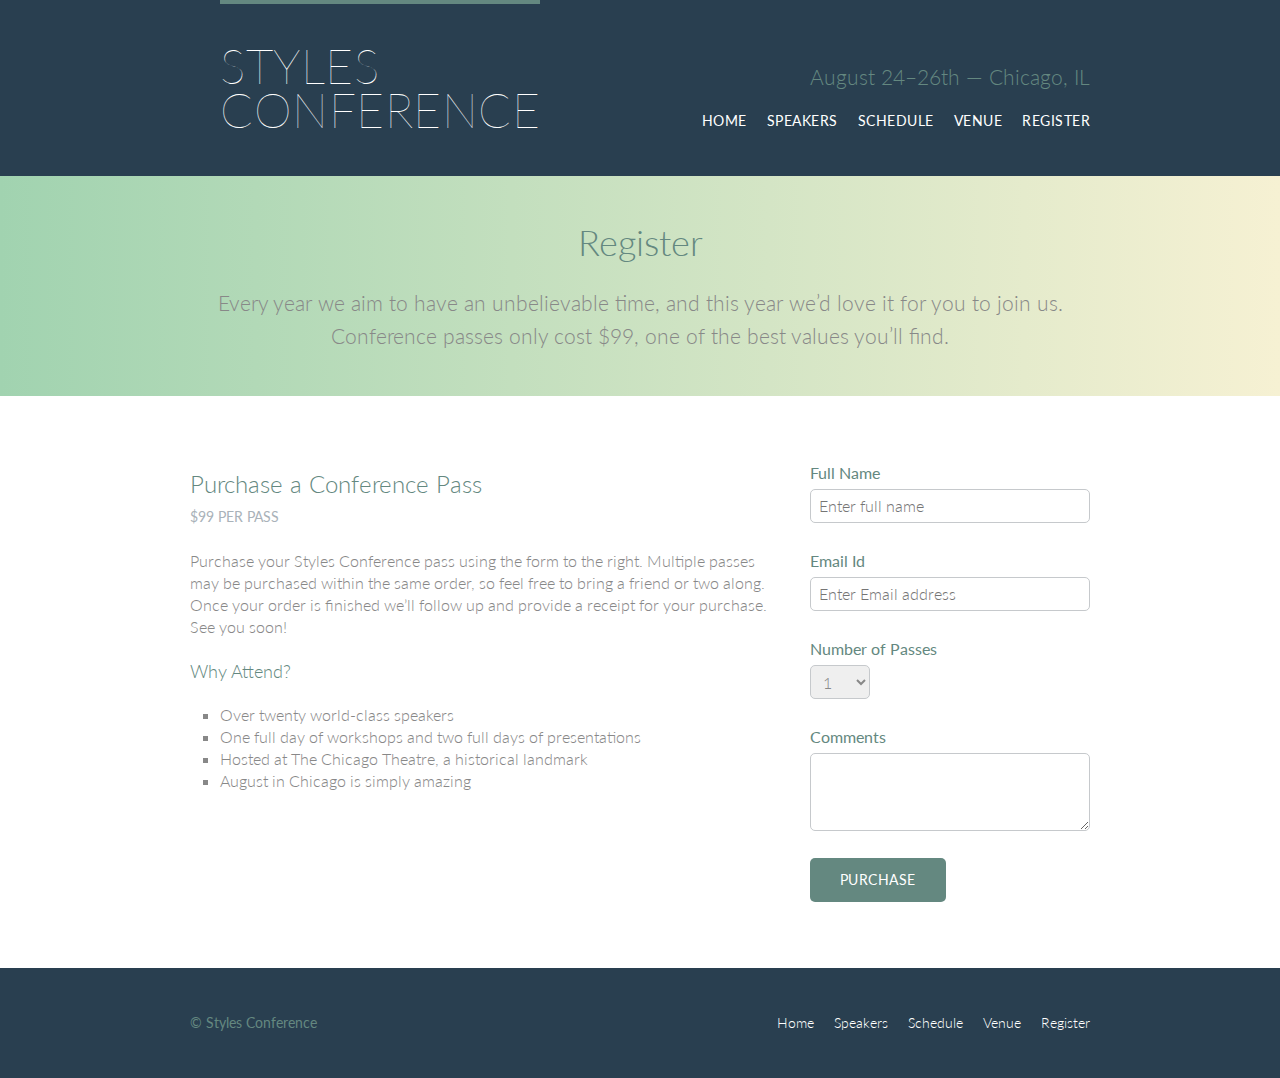
<file: register.html>
<!DOCTYPE html>
<html lang="en">

<head>
  <meta charset="utf-8">
  <title>Styles Conference</title>
  <link rel="stylesheet" href="assets/stylesheets/style.css">
  <link rel="stylesheet"
  href="http://fonts.googleapis.com/css?family=Lato:100,300,400">
</head>

<body>
  <header class="primary-header container group">
    <section class="container">
      <h1 class="logo">
        <a href="index.html">Styles <br> Conference</a>
      </h1>
    </section>
    <h3 class="tagline">August 24&ndash;26th &mdash; Chicago, IL</h3>

    <nav class="nav primary-nav">
      <ul>
        <li><a href="index.html">Home</a></li><!--
        --><li><a href="speakers.html">Speakers</a></li><!--
        --><li><a href="schedule.html">Schedule</a></li><!--
        --><li><a href="venue.html">Venue</a></li><!--
        --><li><a href="register.html">Register</a></li>
      </ul>
    </nav>

  </header>

  <section class="row-alt">
    <div class="lead container">

      <h1>Register</h1>

      <p>Every year we aim to have an unbelievable time, and this year we’d love it for you to join us. Conference passes only cost $99, one of the best values you’ll find.</p>

    </div>
  </section>

  <section class="row">
    <div class="grid">

      <section class="col-2-3">
        <h2>Purchase a Conference Pass</h2>
        <h5>$99 per Pass</h5>

        <p>Purchase your Styles Conference pass using the form to the right. Multiple passes may be purchased within the same order, so feel free to bring a friend or two along. Once your order is finished we&#8217;ll follow up and provide a receipt for your purchase. See you soon!</p>

        <h4>Why Attend?</h4>

        <ul class="why-attend">
          <li>Over twenty world-class speakers</li>
          <li>One full day of workshops and two full days of presentations</li>
          <li>Hosted at The Chicago Theatre, a historical landmark</li>
          <li>August in Chicago is simply amazing</li>
        </ul>
      </section><!--

      --><form class="col-1-3" action="#" method="post">
        <fieldset class="register-group">

          <label>
            Full Name
            <input type="text" name="name" placeholder="Enter full name" required>
          </label>

          <label>
            Email Id
            <input type="email" name="email" placeholder="Enter Email address" required>
          </label>

          <label>
            Number of Passes
            <select name="quantity" required>
              <option value="1" selected>1</option>
              <option value="2">2</option>
              <option value="3">3</option>
              <option value="4">4</option>
              <option value="5">5</option>
            </select>
          </label>

          <label>
            Comments
            <textarea name="comments"></textarea>
          </label>

        </fieldset>

        <input class="btn btn-default" type="submit" name="submit" value="Purchase">

      </form>

    </div>
  </section>


  <footer class="primary-footer container group">
    <small>&copy; Styles Conference</small>

    <nav class="nav">
      <ul>
        <li><a href="index.html">Home</a></li><!--
        --><li><a href="speakers.html">Speakers</a></li><!--
        --><li><a href="schedule.html">Schedule</a></li><!--
        --><li><a href="venue.html">Venue</a></li><!--
        --><li><a href="register.html">Register</a></li>
      </ul>
    </nav>

  </footer>

</body>

</html>
</file>
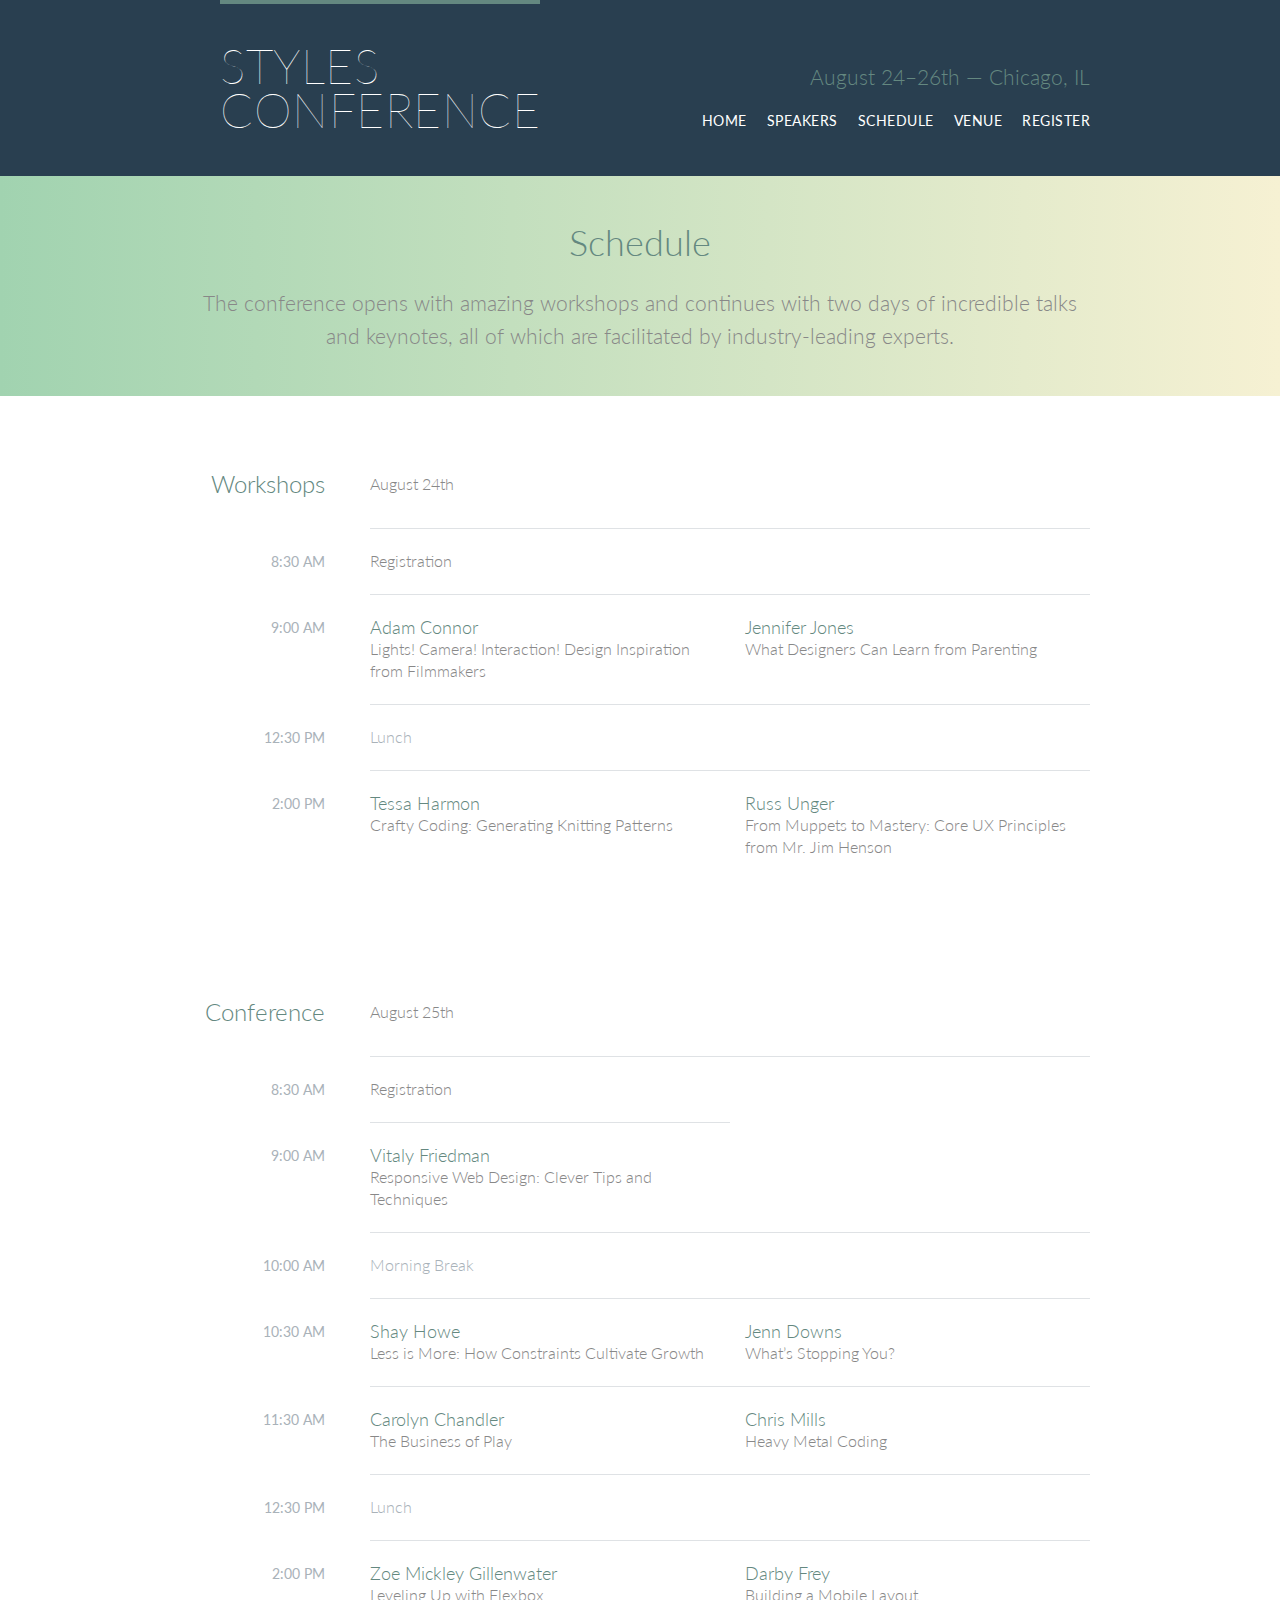
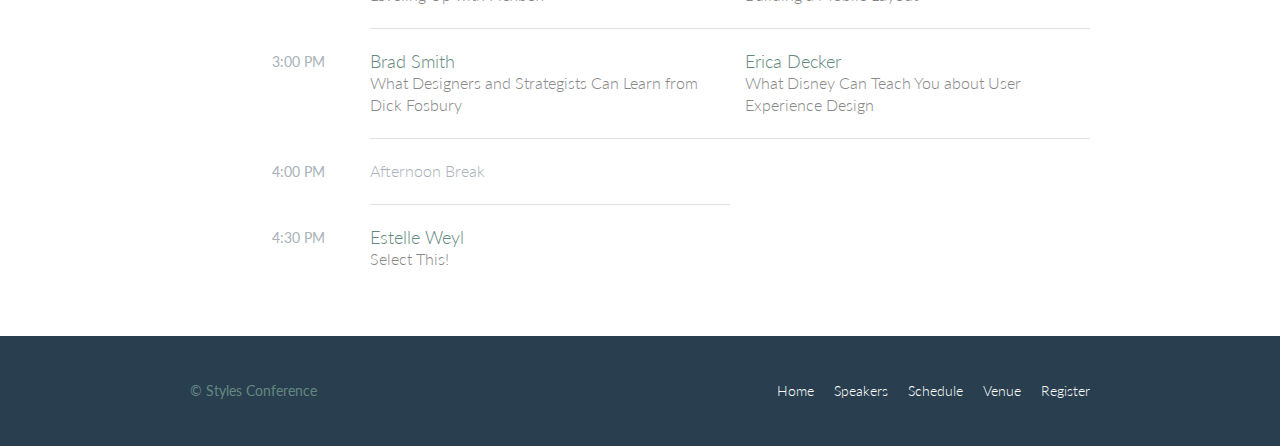
<file: schedule.html>
<!DOCTYPE html>
<html lang="en">

<head>
  <meta charset="utf-8">
  <title>Styles Conference</title>
  <link rel="stylesheet" href="assets/stylesheets/style.css">
  <link rel="stylesheet"
  href="http://fonts.googleapis.com/css?family=Lato:100,300,400">
</head>

<body>
  <header class="primary-header container group">
    <section class="container">
      <h1 class="logo">
        <a href="index.html">Styles <br> Conference</a>
      </h1>
    </section>
    <h3 class="tagline">August 24&ndash;26th &mdash; Chicago, IL</h3>

    <nav class="nav primary-nav">
      <ul>
        <li><a href="index.html">Home</a></li><!--
        --><li><a href="speakers.html">Speakers</a></li><!--
        --><li><a href="schedule.html">Schedule</a></li><!--
        --><li><a href="venue.html">Venue</a></li><!--
        --><li><a href="register.html">Register</a></li>
      </ul>
    </nav>

  </header>

  <section class="row-alt">
    <div class="lead container">

      <h1>Schedule</h1>

      <p>The conference opens with amazing workshops and continues with two days of incredible talks and keynotes, all of which are facilitated by industry-leading experts.</p>

    </div>
  </section>

  <section class="row">
    <div class="container">

      <table>
        <thead>
          <tr>
            <th scope="row">
              Workshops
            </th>
            <td colspan="2">
              August 24th
            </td>
          </tr>
        </thead>
        <tbody>
          <tr>
            <th scope="row">
              <time datetime="08:30:00">8:30 AM</time>
            </th>
            <td colspan="2">
              Registration
            </td>
          </tr>
          <tr>
            <th scope="row">
              <time datetime="09:00:00">9:00 AM</time>
            </th>
            <td>
              <a href="speakers.html#adam-connor">
                <h4>Adam Connor</h4>
                Lights! Camera! Interaction! Design Inspiration from Filmmakers
              </a>
            </td>
            <td>
              <a href="speakers.html#jennifer-jones">
                <h4>Jennifer Jones</h4>
                What Designers Can Learn from Parenting
              </a>
            </td>
          </tr>
          <tr>
            <th scope="row">
              <time datetime="12:30:00">12:30 PM</time>
            </th>
            <td class="schedule-offset" colspan="2">
              Lunch
            </td>
          </tr>
          <tr>
            <th scope="row">
              <time datetime="14:00">2:00 PM</time>
            </th>
            <td>
              <a href="speakers.html#tessa-harmon">
                <h4>Tessa Harmon</h4>
                Crafty Coding: Generating Knitting Patterns
              </a>
            </td>
            <td>
              <a href="speakers.html#russ-unger">
                <h4>Russ Unger</h4>
                From Muppets to Mastery: Core UX Principles from Mr. Jim Henson
              </a>
            </td>
          </tr>
        </tbody>
      </table>

    </div>
  </section>

  <section class="row">
    <div class="container">

      <table>
        <thead>
          <tr>
            <th scope="row">
              Conference
            </th>
            <td colspan="2">
              August 25th
            </td>
          </tr>
        </thead>
        <tbody>
          <tr>
            <th scope="row">
              <time datetime="08:30:00">8:30 AM</time>
            </th>
            <td colspan="2">
              Registration
            </td>
          </tr>
          <tr>
            <th scope="row">
              <time datetime="09:00:00">9:00 AM</time>
            </th>
            <td>
              <a href="speakers.html#vitaly-friedman">
                <h4>Vitaly Friedman</h4>
                Responsive Web Design: Clever Tips and Techniques
              </a>
            </td>
          </tr>
          <tr>
            <th scope="row">
              <time datetime="10:00:00">10:00 AM</time>
            </th>
            <td class="schedule-offset" colspan="2">
              Morning Break
            </td>
          </tr>
          <tr>
            <th scope="row">
              <time datetime="10:30:00">10:30 AM</time>
            </th>
            <td>
              <a href="speakers.html#shay-howe">
                <h4>Shay Howe</h4>
                Less is More: How Constraints Cultivate Growth
              </a>
            </td>
            <td>
              <a href="speakers.html#jenn-downs">
                <h4>Jenn Downs</h4>
                What’s Stopping You?
              </a>
            </td>
          </tr>
          <tr>
            <th scope="row">
              <time datetime="11:30:00">11:30 AM</time>
            </th>
            <td>
              <a href="speakers.html#carolyn-chandler">
                <h4>Carolyn Chandler</h4>
                The Business of Play
              </a>
            </td>
            <td>
              <a href="speakers.html#chris-mills">
                <h4>Chris Mills</h4>
                Heavy Metal Coding
              </a>
            </td>
          </tr>
          <tr>
            <th scope="row">
              <time datetime="00:00:30">12:30 PM</time>
            </th>
            <td class="schedule-offset" colspan="2">
              Lunch
            </td>
          </tr>
          <tr>
            <th scope="row">
              <time datetime="14:00:00">2:00 PM</time>
            </th>
            <td>
              <a href="speakers.html#zoe-mickley-gillenwater">
                <h4>Zoe Mickley Gillenwater</h4>
                Leveling Up with Flexbox
              </a>
            </td>
            <td>
              <a href="speakers.html#darby-frey">
                <h4>Darby Frey</h4>
                Building a Mobile Layout
              </a>
            </td>
          </tr>
          <tr>
            <th scope="row">
              <time datetime="15:00:00">3:00 PM</time>
            </th>
            <td>
              <a href="speakers.html#brad-smith">
                <h4>Brad Smith</h4>
                What Designers and Strategists Can Learn from Dick Fosbury
              </a>
            </td>
            <td>
              <a href="speakers.html#erica-decker">
                <h4>Erica Decker</h4>
                What Disney Can Teach You about User Experience Design
              </a>
            </td>
          </tr>
          <tr>
            <th scope="row">
              <time datetime="16:00:00">4:00 PM</time>
            </th>
            <td class="schedule-offset" colspan="2">
              Afternoon Break
            </td>
          </tr>
          <tr>
            <th scope="row">
              <time datetime="16:30:00">4:30 PM</time>
            </th>
            <td>
              <a href="speakers.html#estelle-weyl">
                <h4>Estelle Weyl</h4>
                Select This!
              </a>
            </td>
          </tr>
        </tbody>
      </table>

    </div>
  </section>







  <footer class="primary-footer container group">
    <small>&copy; Styles Conference</small>

    <nav class="nav">
      <ul>
        <li><a href="index.html">Home</a></li><!--
        --><li><a href="speakers.html">Speakers</a></li><!--
        --><li><a href="schedule.html">Schedule</a></li><!--
        --><li><a href="venue.html">Venue</a></li><!--
        --><li><a href="register.html">Register</a></li>
      </ul>
    </nav>

  </footer>

</body>

</html>
</file>
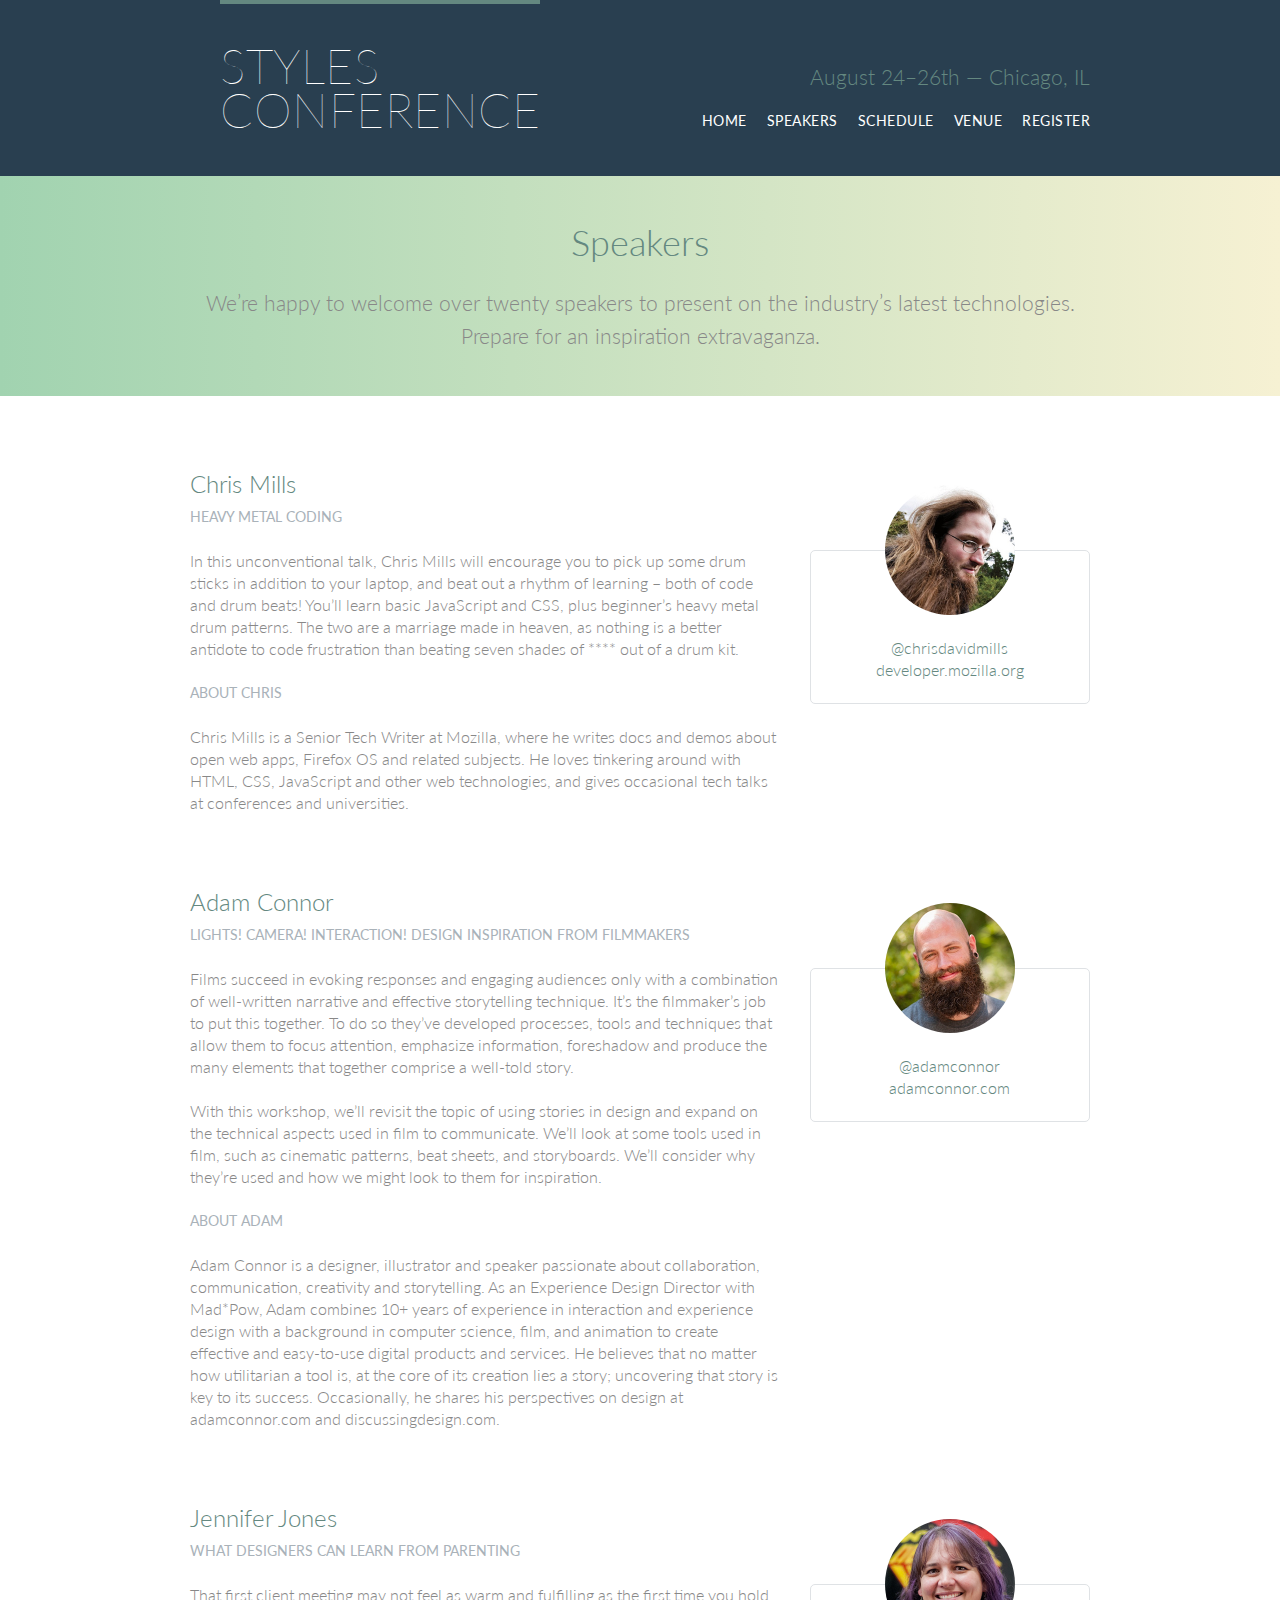
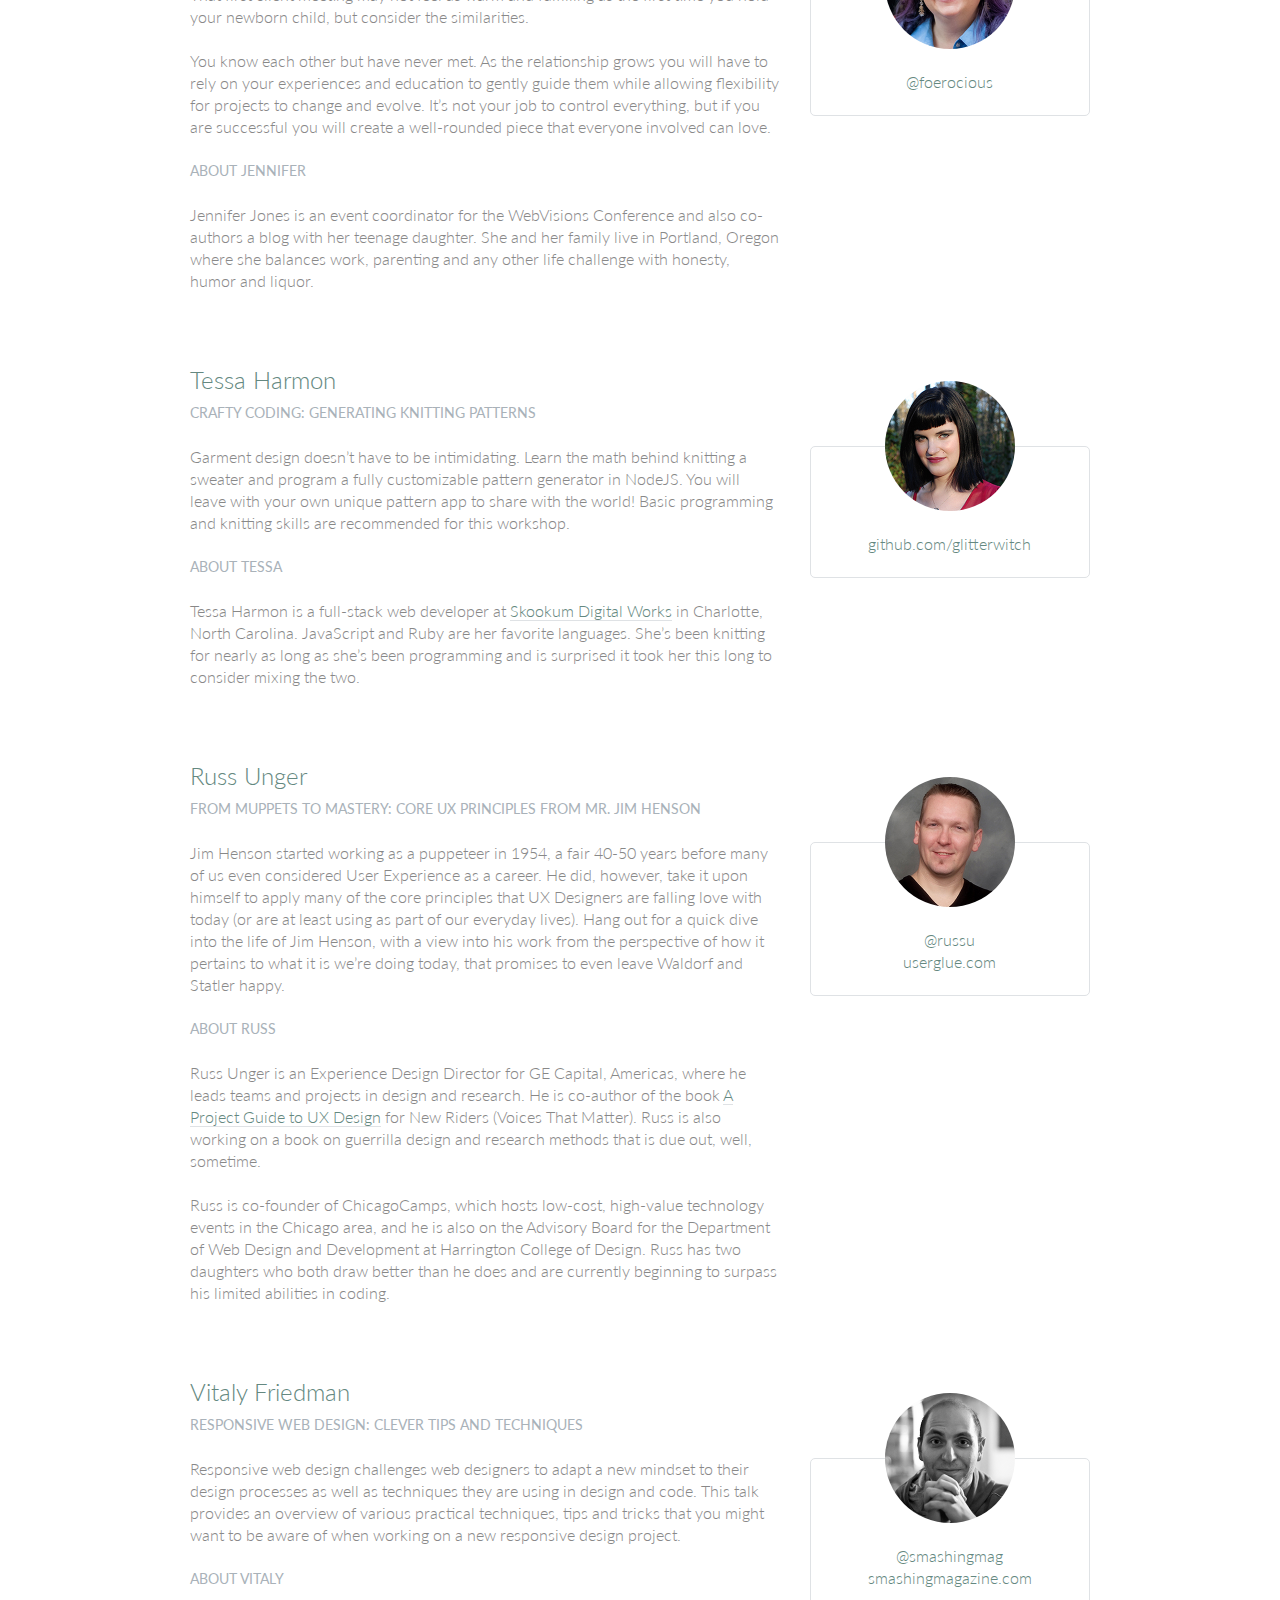
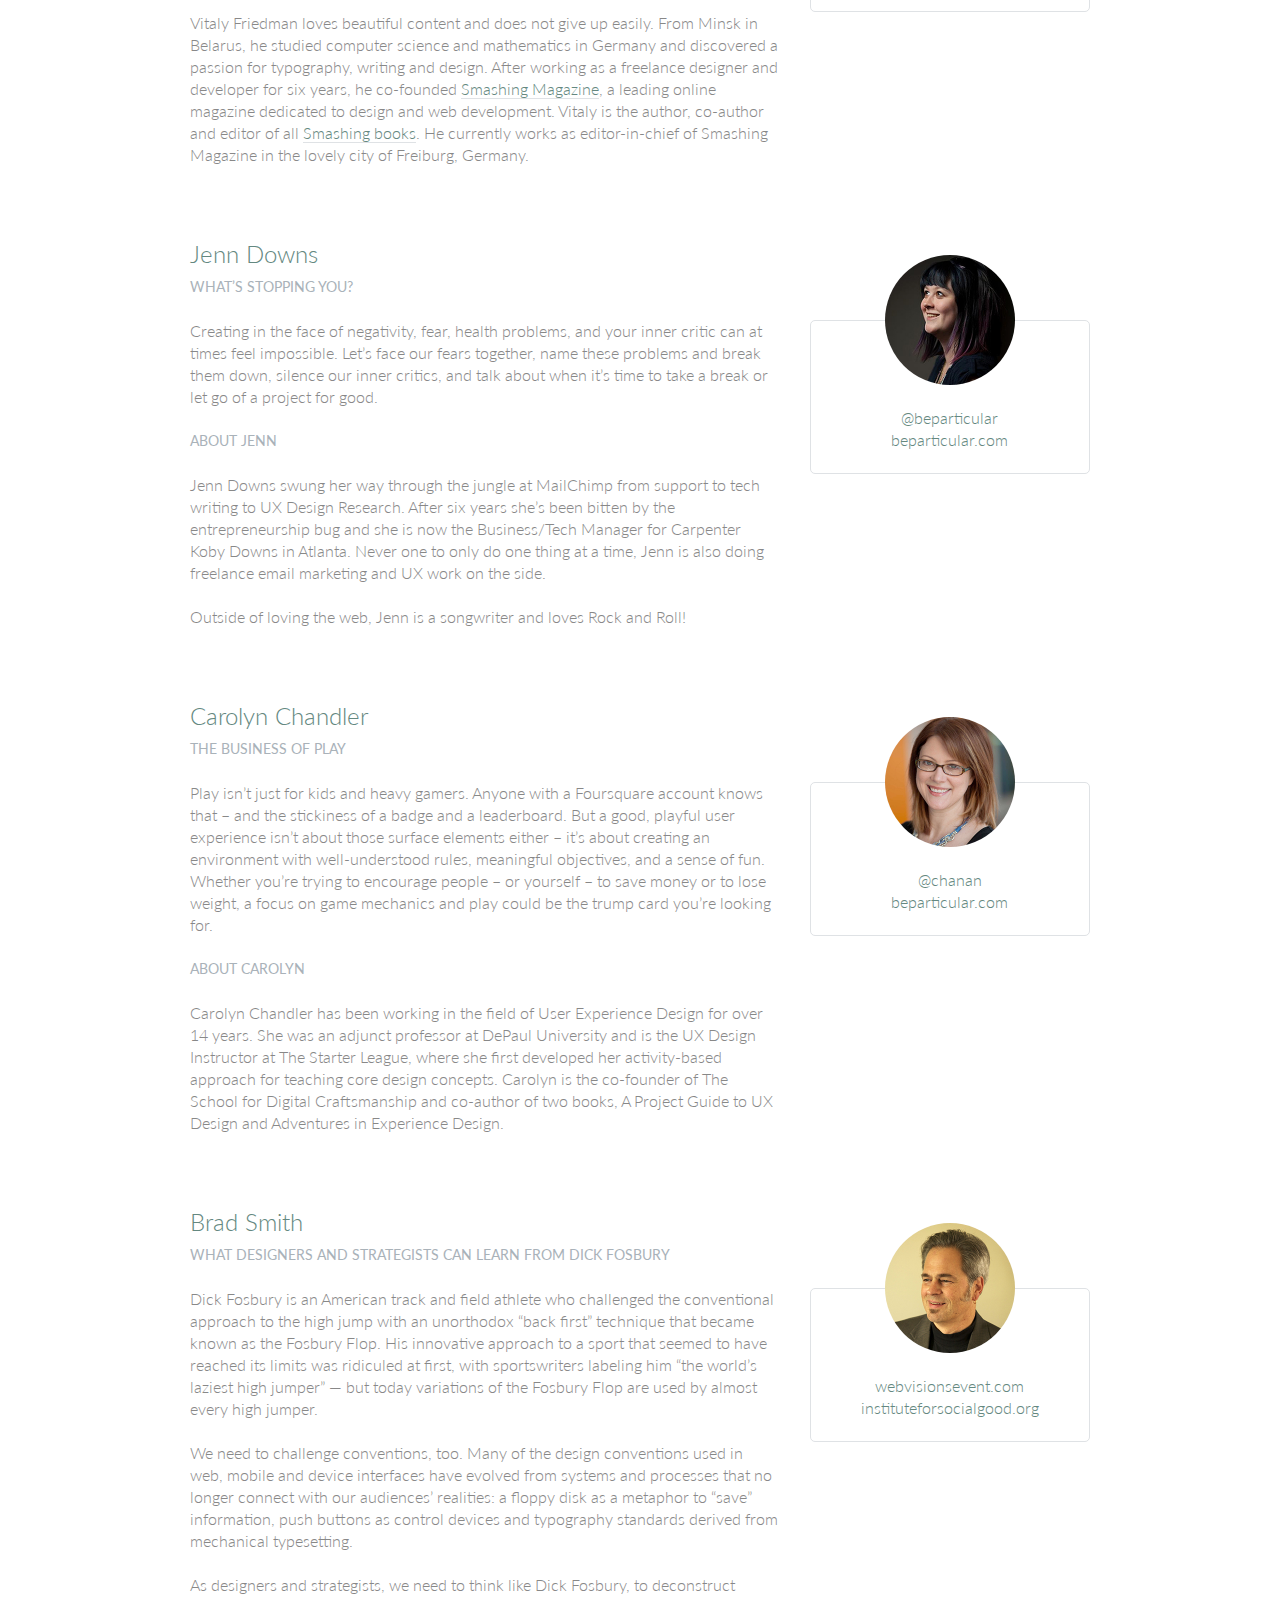
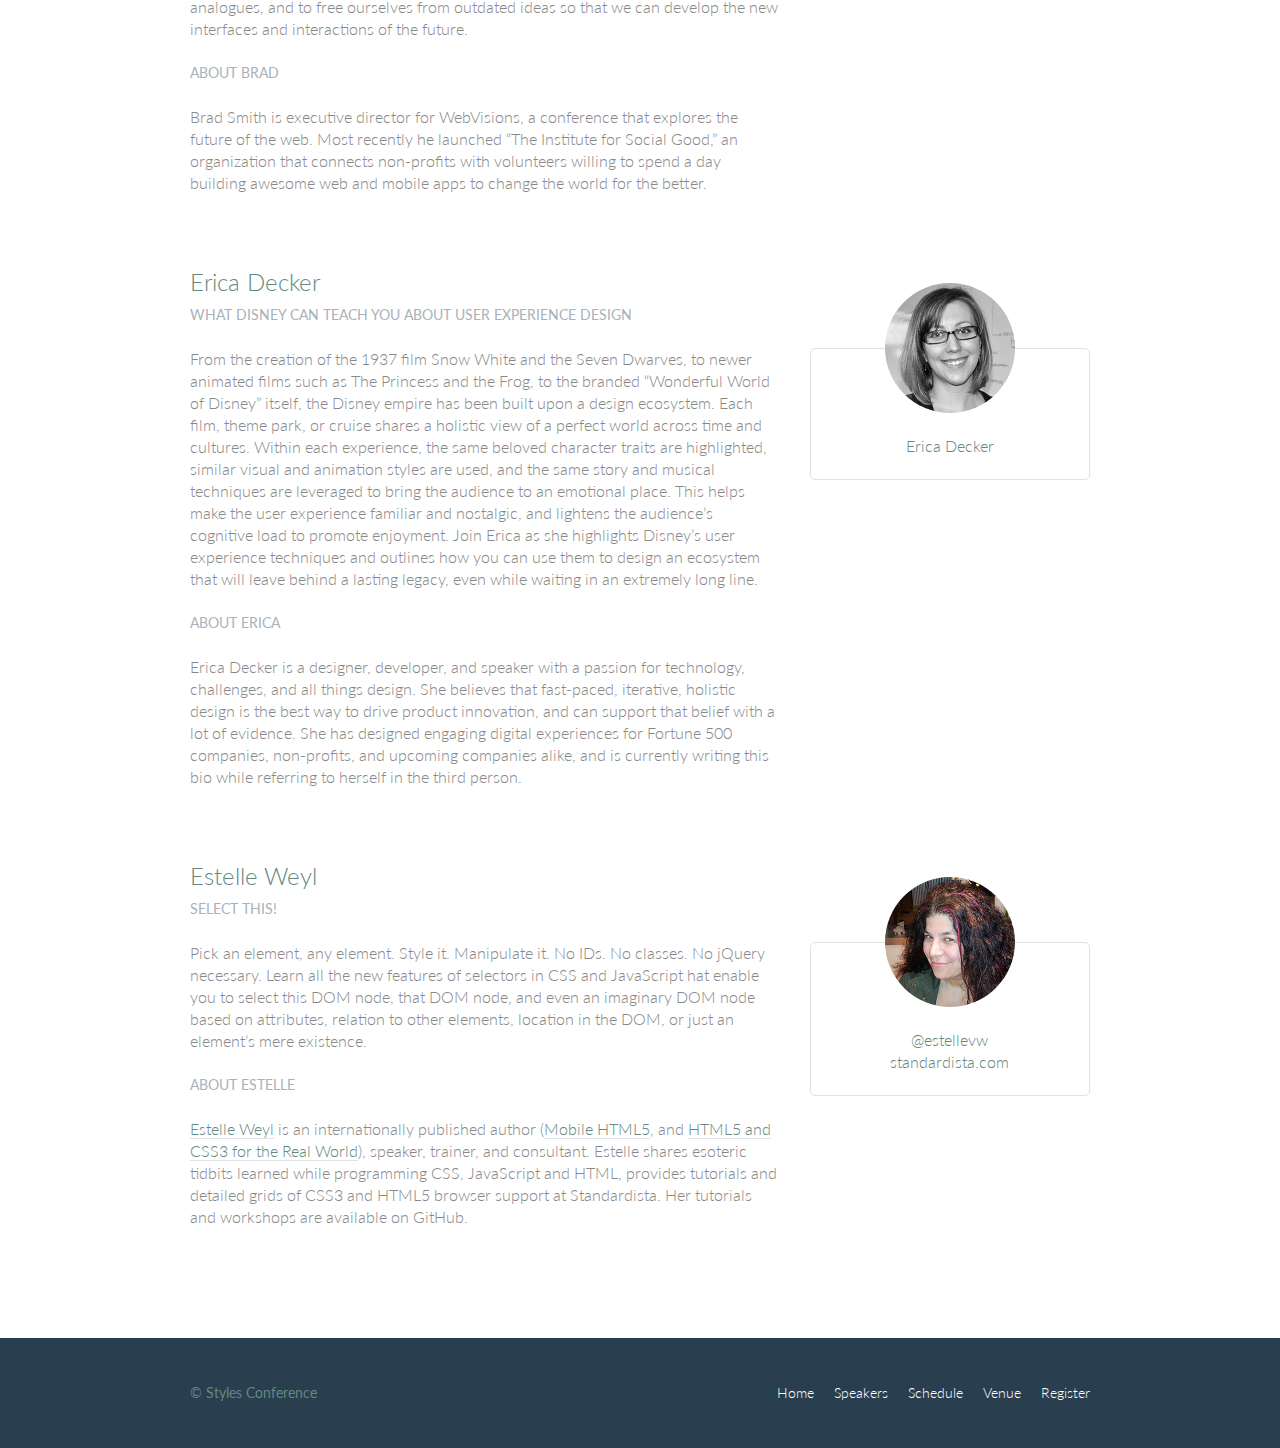
<file: speakers.html>
<!DOCTYPE html>
<html lang="en">

<head>
  <meta charset="utf-8">
  <title>Styles Conference</title>
  <link rel="stylesheet" href="assets/stylesheets/style.css">
  <link rel="stylesheet"
  href="http://fonts.googleapis.com/css?family=Lato:100,300,400">
</head>

<body>
  <header class="primary-header container group">
    <section class="container">
      <h1 class="logo">
        <a href="index.html">Styles <br> Conference</a>
      </h1>
    </section>
    <h3 class="tagline">August 24&ndash;26th &mdash; Chicago, IL</h3>

    <nav class="nav primary-nav">
      <ul>
        <li><a href="index.html">Home</a></li><!--
        --><li><a href="speakers.html">Speakers</a></li><!--
        --><li><a href="schedule.html">Schedule</a></li><!--
        --><li><a href="venue.html">Venue</a></li><!--
        --><li><a href="register.html">Register</a></li>
      </ul>
    </nav>

  </header>

  <section class="row-alt">
    <div class="lead container">

      <h1>Speakers</h1>

      <p>We&#8217;re happy to welcome over twenty speakers to present on the industry&#8217;s latest technologies. Prepare for an inspiration extravaganza.</p>

    </div>
  </section>

  <section class="row">
    <div class="grid">

      <section class="speaker" id="chris-mills">

        <div class="col-2-3">
          <h2>Chris Mills</h2>
          <h5>HEAVY METAL CODING</h5>

          <p>In this unconventional talk, Chris Mills will encourage you to pick up some drum sticks in addition to your laptop, and beat out a rhythm of learning – both of code and drum beats! You’ll learn basic JavaScript and CSS, plus beginner’s heavy metal drum patterns. The two are a marriage made in heaven, as nothing is a better antidote to code frustration than beating seven shades of **** out of a drum kit.</p>

          <h5>ABOUT CHRIS</h5>

          <p>Chris Mills is a Senior Tech Writer at Mozilla, where he writes docs and demos about open web apps, Firefox OS and related subjects. He loves tinkering around with HTML, CSS, JavaScript and other web technologies, and gives occasional tech talks at conferences and universities.</p>
        </div><!--

        --><aside class="col-1-3">
          <div class="speaker-info">
            <img src="assets/images/speakers/chris-mills.jpg" alt="Chris Mills">
            <ul>
              <li><a href="https://twitter.com/chrisdavidmills">@chrisdavidmills</a></li>
              <li><a href="https://developer.mozilla.org/">developer.mozilla.org</a></li>
            </ul>
          </div>
        </aside>

      </section>
      <section class="speaker" id="adam-connor">

        <div class="col-2-3">
          <h2>Adam Connor</h2>
          <h5>LIGHTS! CAMERA! INTERACTION! DESIGN INSPIRATION FROM FILMMAKERS</h5>

          <p>Films succeed in evoking responses and engaging audiences only with a combination of well-written narrative and effective storytelling technique. It’s the filmmaker’s job to put this together. To do so they’ve developed processes, tools and techniques that allow them to focus attention, emphasize information, foreshadow and produce the many elements that together comprise a well-told story.</p>
          <p>With this workshop, we’ll revisit the topic of using stories in design and expand on the technical aspects used in film to communicate. We’ll look at some tools used in film, such as cinematic patterns, beat sheets, and storyboards. We’ll consider why they’re used and how we might look to them for inspiration.</p>
          <h5>ABOUT ADAM</h5>

          <p>Adam Connor is a designer, illustrator and speaker passionate about collaboration, communication, creativity and storytelling. As an Experience Design Director with Mad*Pow, Adam combines 10+ years of experience in interaction and experience design with a background in computer science, film, and animation to create effective and easy-to-use digital products and services. He believes that no matter how utilitarian a tool is, at the core of its creation lies a story; uncovering that story is key to its success. Occasionally, he shares his perspectives on design at adamconnor.com and discussingdesign.com.</p>
        </div><!--

        --><aside class="col-1-3">
          <div class="speaker-info">
            <img src="assets/images/speakers/adam-connor.jpg" alt="Adam Connor">
            <ul>
              <li><a href="https://twitter.com/adamconnor">@adamconnor</a></li>
              <li><a href="http://adamconnor.com/">adamconnor.com</a></li>
            </ul>
          </div>
        </aside>

      </section>
      <section class="speaker" id="jennifer-jones">

        <div class="col-2-3">
          <h2>Jennifer Jones</h2>
          <h5>WHAT DESIGNERS CAN LEARN FROM PARENTING</h5>

          <p>That first client meeting may not feel as warm and fulfilling as the first time you hold your newborn child, but consider the similarities.</p>
          <p>You know each other but have never met. As the relationship grows you will have to rely on your experiences and education to gently guide them while allowing flexibility for projects to change and evolve. It’s not your job to control everything, but if you are successful you will create a well-rounded piece that everyone involved can love.</p>
          <h5>ABOUT JENNIFER</h5>

          <p>Jennifer Jones is an event coordinator for the WebVisions Conference and also co-authors a blog with her teenage daughter. She and her family live in Portland, Oregon where she balances work, parenting and any other life challenge with honesty, humor and liquor.</p>
        </div><!--

        --><aside class="col-1-3">
          <div class="speaker-info">
            <img src="assets/images/speakers/jennifer-jones.jpg" alt="Jennifer Jones">
            <ul>
              <li><a href="https://twitter.com/Foerocious">@foerocious</a></li>
            </ul>
          </div>
        </aside>

      </section>
      <section class="speaker" id="tessa-harmon">

        <div class="col-2-3">
          <h2>Tessa Harmon</h2>
          <h5>CRAFTY CODING: GENERATING KNITTING PATTERNS</h5>

          <p>Garment design doesn’t have to be intimidating. Learn the math behind knitting a sweater and program a fully customizable pattern generator in NodeJS. You will leave with your own unique pattern app to share with the world! Basic programming and knitting skills are recommended for this workshop.</p>
          <h5>ABOUT TESSA</h5>

          <p>Tessa Harmon is a full-stack web developer at <a href="http://www.skookum.com/">Skookum Digital Works</a> in Charlotte, North Carolina. JavaScript and Ruby are her favorite languages. She’s been knitting for nearly as long as she’s been programming and is surprised it took her this long to consider mixing the two.</p>
        </div><!--

        --><aside class="col-1-3">
          <div class="speaker-info">
            <img src="assets/images/speakers/tessa-harmon.jpg" alt="Tessa Harmon">
            <ul>
              <li><a href="https://github.com/glitterwitch/">github.com/glitterwitch</a></li>
            </ul>
          </div>
        </aside>

      </section>
      <section class="speaker" id="russ-unger">

        <div class="col-2-3">
          <h2>Russ Unger</h2>
          <h5>FROM MUPPETS TO MASTERY: CORE UX PRINCIPLES FROM MR. JIM HENSON</h5>

          <p>Jim Henson started working as a puppeteer in 1954, a fair 40-50 years before many of us even considered User Experience as a career. He did, however, take it upon himself to apply many of the core principles that UX Designers are falling love with today (or are at least using as part of our everyday lives). Hang out for a quick dive into the life of Jim Henson, with a view into his work from the perspective of how it pertains to what it is we’re doing today, that promises to even leave Waldorf and Statler happy.</p>
          <h5>ABOUT RUSS</h5>

          <p>Russ Unger is an Experience Design Director for GE Capital, Americas, where he leads teams and projects in design and research. He is co-author of the book <a href="http://projectuxd.com/">A Project Guide to UX Design</a> for New Riders (Voices That Matter). Russ is also working on a book on guerrilla design and research methods that is due out, well, sometime.</p>
          <p>Russ is co-founder of ChicagoCamps, which hosts low-cost, high-value technology events in the Chicago area, and he is also on the Advisory Board for the Department of Web Design and Development at Harrington College of Design. Russ has two daughters who both draw better than he does and are currently beginning to surpass his limited abilities in coding.</p>
        </div><!--

        --><aside class="col-1-3">
          <div class="speaker-info">
            <img src="assets/images/speakers/russ-unger.jpg" alt="Russ Unger">
            <ul>
              <li><a href="https://twitter.com/russu">@russu</a></li>
              <li><a href="http://www.userglue.com/">userglue.com</a></li>
            </ul>
          </div>
        </aside>

      </section>
      <section class="speaker" id="vitaly-friedman">

        <div class="col-2-3">
          <h2>Vitaly Friedman</h2>
          <h5>RESPONSIVE WEB DESIGN: CLEVER TIPS AND TECHNIQUES</h5>

          <p>Responsive web design challenges web designers to adapt a new mindset to their design processes as well as techniques they are using in design and code. This talk provides an overview of various practical techniques, tips and tricks that you might want to be aware of when working on a new responsive design project.</p>
          <h5>ABOUT VITALY</h5>

          <p>Vitaly Friedman loves beautiful content and does not give up easily. From Minsk in Belarus, he studied computer science and mathematics in Germany and discovered a passion for typography, writing and design. After working as a freelance designer and developer for six years, he co-founded <a href="http://smashingmagazine.com/">Smashing Magazine</a>, a leading online magazine dedicated to design and web development. Vitaly is the author, co-author and editor of all <a href="https://shop.smashingmagazine.com/">Smashing books</a>. He currently works as editor-in-chief of Smashing Magazine in the lovely city of Freiburg, Germany.</p>
        </div><!--

        --><aside class="col-1-3">
          <div class="speaker-info">
            <img src="assets/images/speakers/vitaly-friedman.jpg" alt="Vitaly Friedman">
            <ul>
              <li><a href="https://twitter.com/smashingmag">@smashingmag</a></li>
              <li><a href="http://smashingmagazine.com/">smashingmagazine.com</a></li>
            </ul>
          </div>
        </aside>

      </section>
      <section class="speaker" id="jenn-downs">

        <div class="col-2-3">
          <h2>Jenn Downs</h2>
          <h5>WHAT’S STOPPING YOU?</h5>

          <p>Creating in the face of negativity, fear, health problems, and your inner critic can at times feel impossible. Let’s face our fears together, name these problems and break them down, silence our inner critics, and talk about when it’s time to take a break or let go of a project for good.</p>
          <h5>ABOUT JENN</h5>

          <p>Jenn Downs swung her way through the jungle at MailChimp from support to tech writing to UX Design Research. After six years she’s been bitten by the entrepreneurship bug and she is now the Business/Tech Manager for Carpenter Koby Downs in Atlanta. Never one to only do one thing at a time, Jenn is also doing freelance email marketing and UX work on the side.</p>
          <p>Outside of loving the web, Jenn is a songwriter and loves Rock and Roll!</p>
        </div><!--

        --><aside class="col-1-3">
          <div class="speaker-info">
            <img src="assets/images/speakers/jenn-downs.jpg" alt="Jenn Downs">
            <ul>
              <li><a href="https://twitter.com/beparticular">@beparticular</a></li>
              <li><a href="http://beparticular.com/">beparticular.com</a></li>
            </ul>
          </div>
        </aside>

      </section>
      <section class="speaker" id="carolyn-chandler">

        <div class="col-2-3">
          <h2>Carolyn Chandler</h2>
          <h5>THE BUSINESS OF PLAY</h5>

          <p>Play isn’t just for kids and heavy gamers. Anyone with a Foursquare account knows that – and the stickiness of a badge and a leaderboard. But a good, playful user experience isn’t about those surface elements either – it’s about creating an environment with well-understood rules, meaningful objectives, and a sense of fun. Whether you’re trying to encourage people – or yourself – to save money or to lose weight, a focus on game mechanics and play could be the trump card you’re looking for.</p>
          <h5>ABOUT CAROLYN</h5>

          <p>Carolyn Chandler has been working in the field of User Experience Design for over 14 years. She was an adjunct professor at DePaul University and is the UX Design Instructor at The Starter League, where she first developed her activity-based approach for teaching core design concepts. Carolyn is the co-founder of The School for Digital Craftsmanship and co-author of two books, A Project Guide to UX Design and Adventures in Experience Design.</p>
        </div><!--

        --><aside class="col-1-3">
          <div class="speaker-info">
            <img src="assets/images/speakers/carolyn-chandler.jpg" alt="Carolyn Chandler">
            <ul>
              <li><a href="https://twitter.com/chanan">@chanan</a></li>
              <li><a href="http://www.dhalo.com/">beparticular.com</a></li>
            </ul>
          </div>
        </aside>

      </section>
      

        <section class="speaker" id="brad-smith">

        <div class="col-2-3">
          <h2>Brad Smith</h2>
          <h5>WHAT DESIGNERS AND STRATEGISTS CAN LEARN FROM DICK FOSBURY</h5>

          <p>Dick Fosbury is an American track and field athlete who challenged the conventional approach to the high jump with an unorthodox “back first” technique that became known as the Fosbury Flop. His innovative approach to a sport that seemed to have reached its limits was ridiculed at first, with sportswriters labeling him “the world’s laziest high jumper” — but today variations of the Fosbury Flop are used by almost every high jumper.</p>
          <p>We need to challenge conventions, too. Many of the design conventions used in web, mobile and device interfaces have evolved from systems and processes that no longer connect with our audiences’ realities: a floppy disk as a metaphor to “save” information, push buttons as control devices and typography standards derived from mechanical typesetting.</p>
          <p>As designers and strategists, we need to think like Dick Fosbury, to deconstruct analogues, and to free ourselves from outdated ideas so that we can develop the new interfaces and interactions of the future.</p>
          <h5>ABOUT BRAD</h5>

          <p>Brad Smith is executive director for WebVisions, a conference that explores the future of the web. Most recently he launched “The Institute for Social Good,” an organization that connects non-profits with volunteers willing to spend a day building awesome web and mobile apps to change the world for the better.</p>
        </div><!--

        --><aside class="col-1-3">
          <div class="speaker-info">
            <img src="assets/images/speakers/brad-smith.jpg" alt="Brad Smith">
            <ul>
              <li><a href="http://www.webvisionsevent.com/">webvisionsevent.com</a></li>
              <li><a href="http://www.instituteforsocialgood.org/">instituteforsocialgood.org</a></li>
            </ul>
          </div>
        </aside>

      </section>
      <section class="speaker" id="erica-decker">

        <div class="col-2-3">
          <h2>Erica Decker</h2>
          <h5>WHAT DISNEY CAN TEACH YOU ABOUT USER EXPERIENCE DESIGN</h5>

          <p>From the creation of the 1937 film Snow White and the Seven Dwarves, to newer animated films such as The Princess and the Frog, to the branded “Wonderful World of Disney” itself, the Disney empire has been built upon a design ecosystem. Each film, theme park, or cruise shares a holistic view of a perfect world across time and cultures. Within each experience, the same beloved character traits are highlighted, similar visual and animation styles are used, and the same story and musical techniques are leveraged to bring the audience to an emotional place. This helps make the user experience familiar and nostalgic, and lightens the audience’s cognitive load to promote enjoyment. Join Erica as she highlights Disney’s user experience techniques and outlines how you can use them to design an ecosystem that will leave behind a lasting legacy, even while waiting in an extremely long line.</p>
          <h5>ABOUT ERICA</h5>

          <p>Erica Decker is a designer, developer, and speaker with a passion for technology, challenges, and all things design. She believes that fast-paced, iterative, holistic design is the best way to drive product innovation, and can support that belief with a lot of evidence. She has designed engaging digital experiences for Fortune 500 companies, non-profits, and upcoming companies alike, and is currently writing this bio while referring to herself in the third person.</p>
        </div><!--

        --><aside class="col-1-3">
          <div class="speaker-info">
            <img src="assets/images/speakers/erica-decker.jpg" alt="Erica Decker">
            <ul>
              <li><a href="#">Erica Decker</a></li>
            </ul>
          </div>
        </aside>

      </section>
      <section class="speaker" id="estelle-weyl">

        <div class="col-2-3">
          <h2>Estelle Weyl</h2>
          <h5>SELECT THIS!</h5>

          <p>Pick an element, any element. Style it. Manipulate it. No IDs. No classes. No jQuery necessary. Learn all the new features of selectors in CSS and JavaScript hat enable you to select this DOM node, that DOM node, and even an imaginary DOM node based on attributes, relation to other elements, location in the DOM, or just an element’s mere existence.</p>
          <h5>ABOUT ESTELLE</h5>

          <p><a href="https://twitter.com/estellevw">Estelle Weyl</a> is an internationally published author (<a href="http://shop.oreilly.com/product/0636920021711.do">Mobile HTML5</a>, and <a href="http://shop.oreilly.com/product/9780980846904.do">HTML5 and CSS3 for the Real World</a>), speaker, trainer, and consultant. Estelle shares esoteric tidbits learned while programming CSS, JavaScript and HTML, provides tutorials and detailed grids of CSS3 and HTML5 browser support at Standardista. Her tutorials and workshops are available on GitHub.</p>
        </div><!--

        --><aside class="col-1-3">
          <div class="speaker-info">
            <img src="assets/images/speakers/estelle-weyl.jpg" alt="Estelle Weyl">
            <ul>
              <li><a href="https://twitter.com/estellevw">@estellevw</a></li>
              <li><a href="http://standardista.com/">standardista.com</a></li>
            </ul>
          </div>
        </aside>

      </section>
      

        

      </section>
    </div>
  </section>
  <footer class="primary-footer container group">
    <small>&copy; Styles Conference</small>

    <nav class="nav">
      <ul>
        <li><a href="index.html">Home</a></li><!--
        --><li><a href="speakers.html">Speakers</a></li><!--
        --><li><a href="schedule.html">Schedule</a></li><!--
        --><li><a href="venue.html">Venue</a></li><!--
        --><li><a href="register.html">Register</a></li>
      </ul>
    </nav>

  </footer>

</body>

</html>
</file>
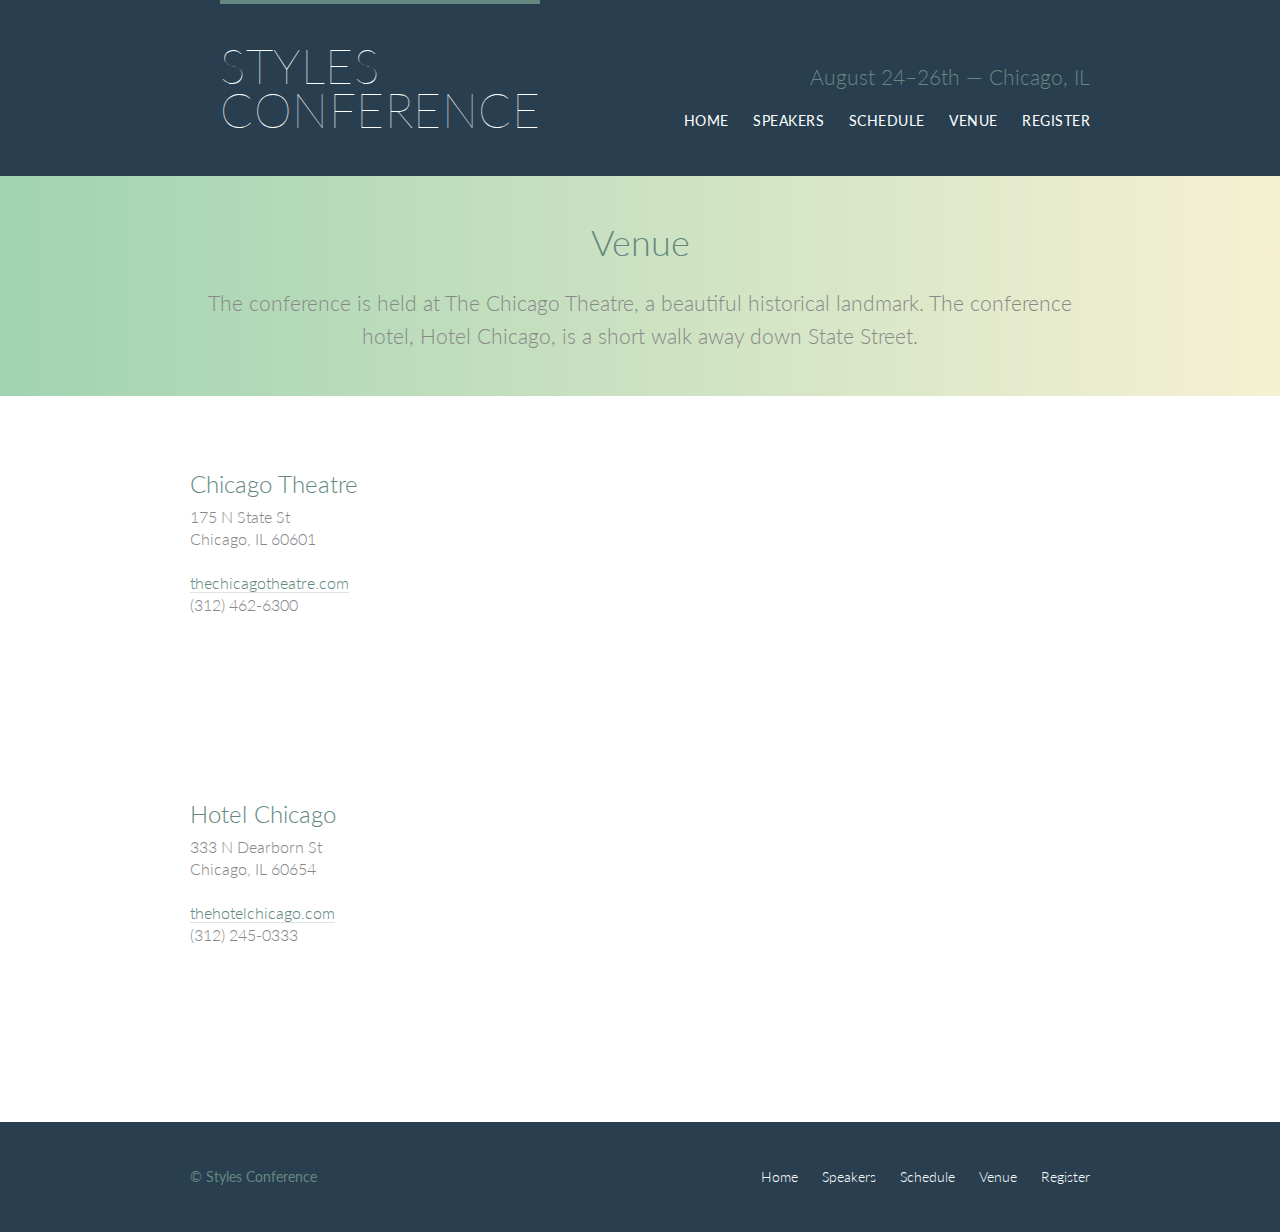
<file: venue.html>
<!DOCTYPE html>
<html lang="en">

<head>
  <meta charset="utf-8">
  <title>Styles Conference</title>
  <link rel="stylesheet" href="assets/stylesheets/style.css">
  <link rel="stylesheet" href="http://fonts.googleapis.com/css?family=Lato:100,300,400">
</head>

<body>
  <header class="primary-header container group">
    <section class="container">
      <h1 class="logo">
        <a href="index.html">Styles <br> Conference</a>
      </h1>
    </section>
    <h3 class="tagline">August 24&ndash;26th &mdash; Chicago, IL</h3>

    <nav class="nav primary-nav">
      <ul>
        <li><a href="index.html">Home</a></li>
        <!--
        -->
        <li><a href="speakers.html">Speakers</a></li>
        <!--
        -->
        <li><a href="schedule.html">Schedule</a></li>
        <!--
        -->
        <li><a href="venue.html">Venue</a></li>
        <!--
        -->
        <li><a href="register.html">Register</a></li>
      </ul>
    </nav>

  </header>

  <section class="row-alt">
    <div class="lead container">

      <h1>Venue</h1>

      <p>The conference is held at The Chicago Theatre, a beautiful historical landmark. The conference hotel, Hotel Chicago, is a short walk away down State Street.</p>

    </div>
  </section>

  <section class="row">
    <div class="grid">

      <section class="venue-theatre">
        <div class="col-1-3">
          <h2>Chicago Theatre</h2>
          <p>175 N State St <br> Chicago, IL 60601</p>
          <p><a href="http://www.thechicagotheatre.com/">thechicagotheatre.com</a> <br> (312) 462-6300</p>
        </div><!--

      --><iframe class="venue-map col-2-3" src="https://www.google.com/maps/embed?pb=!1m5!3m3!1m2!1s0x880e2ca55810a493%3A0x4700ddf60fcbfad6!2schicago+theatre!5e0!3m2!1sen!2sus!4v1388701393606">

        </iframe>
      </section>

      <section class="venue-hotel">
        <div class="col-1-3">
          <h2>Hotel Chicago</h2>
          <p>333 N Dearborn St <br> Chicago, IL 60654</p>
          <p><a href="http://thehotelchicago.com/">thehotelchicago.com</a> <br> (312) 245-0333</p>
        </div><!--

      --><iframe class="venue-map col-2-3" src="https://www.google.com/maps/embed?pb=!1m5!3m3!1m2!1s0x880e2ca55810a493%3A0x4700ddf60fcbfad6!2schicago+theatre!5e0!3m2!1sen!2sus!4v1388701393606"></iframe>

      </section>

    </div>
  </section>


  <footer class="primary-footer container group">
    <small>&copy; Styles Conference</small>

    <nav class="nav">
      <ul>
        <li><a href="index.html">Home</a></li>
        <!--
        -->
        <li><a href="speakers.html">Speakers</a></li>
        <!--
        -->
        <li><a href="schedule.html">Schedule</a></li>
        <!--
        -->
        <li><a href="venue.html">Venue</a></li>
        <!--
        -->
        <li><a href="register.html">Register</a></li>
      </ul>
    </nav>

  </footer>

</body>

</html>
</file>
<file: assets/stylesheets/style.css>
/*  CSS RESET */
html, body, div, span, applet, object, iframe,
h1, h2, h3, h4, h5, h6, p, blockquote, pre,
a, abbr, acronym, address, big, cite, code,
del, dfn, em, img, ins, kbd, q, s, samp,
small, strike, strong, sub, sup, tt, var,
b, u, i, center,
dl, dt, dd, ol, ul, li,
fieldset, form, label, legend,
table, caption, tbody, tfoot, thead, tr, th, td,
article, aside, canvas, details, embed,
figure, figcaption, footer, header, hgroup,
menu, nav, output, ruby, section, summary,
time, mark, audio, video {
	margin: 0;
	padding: 0;
	border: 0;
	font-size: 100%;
	font: inherit;
	vertical-align: baseline;
}
/* HTML5 display-role reset for older browsers */
article, aside, details, figcaption, figure,
footer, header, hgroup, menu, nav, section {
	display: block;
}
body {
	line-height: 1;
}
ol, ul {
	list-style: none;
}
blockquote, q {
	quotes: none;
}
blockquote:before, blockquote:after,
q:before, q:after {
	content: '';
	content: none;
}
table {
	border-collapse: collapse;
	border-spacing: 0;
}

/*
  ========================================
  Custom styles
  ========================================
*/
body {
	background: #293f50;
  color: #888;
  font: 300 16px/22px "Lato", "Open Sans", "Helvetica Neue", Helvetica, Arial, sans-serif;
}
h1 {
  font-size: 36px;
  line-height: 44px;
}
h2 {
  font-size: 24px;
  line-height: 44px;
}
h3 {
  font-size: 21px;
}
h4 {
  font-size: 18px;
}
h5 {
  color: #a9b2b9;
  font-size: 14px;
  font-weight: 400;
}
strong {
  font-weight: 400;
}
cite, em {
  font-style: italic;
}


/*
  ========================================
  Links
  ========================================
*/

a:hover {
  color: #a9b2b9;
}
a {
  color: #648880;
}
.primary-header a,
.primary-footer a {
  color: #fff;
}
.primary-header a:hover,
.primary-footer a:hover {
  color: #648880;
}


/*
  ========================================
  Grid
  ========================================
*/

*,
*:before,
*:after {
  -webkit-box-sizing: border-box;
     -moz-box-sizing: border-box;
          box-sizing: border-box;
}

.container,
.grid {
  margin: 0 auto;
  width: 960px;
}
.container {
  padding-left: 30px;
  padding-right: 30px;
}

.col-1-3 {
  width: 33.33%;
}
.col-2-3 {
  width: 66.66%;
}
.col-1-3,
.col-2-3 {
  display: inline-block;
  vertical-align: top;
}
.grid,
.col-1-3,
.col-2-3 {
  padding-left: 15px;
  padding-right: 15px;
}

/*
  ========================================
  Clearfix
  ========================================
*/
.group:before,
.group:after {
  content: "";
  display: table;
}
.group:after {
  clear: both;
}
.group {
  clear: both;
  *zoom: 1;
}


/*
  ========================================
  Rows
  ========================================
*/

.row,
.row-alt{
  min-width: 960px;
}
.row {
  background: #fff;
  padding: 66px 0 44px 0;
}
.row-alt {
   background: #cbe2c1;
   background: -webkit-linear-gradient(to right, #a1d3b0, #f6f1d3);
   background: -moz-linear-gradient(to right, #a1d3b0, #f6f1d3);
   background: linear-gradient(to right, #a1d3b0, #f6f1d3);
   padding: 44px 0 22px 0;
 }

/*
  ========================================
  Typography
  ========================================
*/

h1, h3, h4, h5, p {
  margin-bottom: 22px;
}
h1, h2, h3, h4 {
  color: #648880;
}

/*
  ========================================
  Leads
  ========================================
*/

.lead {
  text-align: center;
}
.lead p {
  font-size: 21px;
  line-height: 33px;
}


/*
  ========================================
  Buttons
  ========================================
*/

.btn {
	border-radius: 5px;
  color: #fff;
  cursor: pointer;
  display: inline-block;
  font-weight: 400;
  letter-spacing: .5px;
  margin: 0;
  text-transform: uppercase;
}

.btn-alt {
  border: 1px solid #fff;
  padding: 10px 30px;
}
.btn-alt:hover {
  background: #fff;
  color: #648880;
}
.btn-default {
  border: 0;
  background: #648880;
  padding: 11px 30px;
  font-size: 14px;
}
.btn-default:hover {
  background: #77a198;
}


/*
  ========================================
  Home
  ========================================
*/

.hero {
	color: #fff;
	line-height: 44px;
  padding: 22px 80px 66px 80px;
	text-align: center;
}
.hero h2 {
  font-size: 36px;
}
.hero p {
  font-size: 24px;
	font-weight: 100;
}
.teaser a:hover h3 {
  color: #a9b2b9;
}
a {
  color: #648880;
  text-decoration: none;
}
a:hover {
  color: #a9b2b9;
}
p a {
  border-bottom: 1px solid #dfe2e5;
}
h5 {
  color: #a9b2b9;
  font-size: 14px;
  font-weight: 400;
  text-transform: uppercase;
}
.teaser img {
  border-radius: 5px;
  display: block;
  margin-bottom: 22px;
  max-width: 100%
}


/*
  ========================================
  Primary header
  ========================================
*/

.logo {
	border-top: 4px solid #648880;
  float: left;
  font-size: 48px;
  font-weight: 100;
  letter-spacing: .5px;
  line-height: 44px;
  padding: 40px 0 22px 0;
  text-transform: uppercase;
}
.tagline {
  margin: 66px 0 22px 0;
}
.primary-nav {
  font-size: 14px;
  font-weight: 400;
	letter-spacing: .5px;
  text-transform: uppercase;
}
.tagline {
  margin: 66px 0 22px 0;
  text-align: right;
}

/*
  ========================================
  Primary footer
  ========================================
*/

.primary-footer small {
  float: left;
	font-weight: 400;
}
.primary-footer {
	color: #648880;
  font-size: 14px;
  padding-bottom: 44px;
  padding-top: 44px;
}

/*
  ========================================
  Navigation
  ========================================
*/

.nav {
  text-align: right;
}

.nav li {
  display: inline-block;
  margin: 0 10px;
  vertical-align: top;
}
.nav li:last-child {
  margin-right: 0;
}

/*
  ========================================
  Speakers
  ========================================
*/

.speaker-info {
	border: 1px solid #dfe2e5;
  border-radius: 5px;
  margin-top: 88px;
  padding-bottom: 22px;
  text-align: center;
}
.speaker {
  margin-bottom: 44px;
}
.speaker-info img {
  border-radius: 50%;
  height: 130px;
  margin: -66px 0 22px 0;
  vertical-align: top;
}


/*
  ========================================
  Venue
  ========================================
*/

.venue-theatre {
  margin-bottom: 66px;
}
.venue-hotel {
  margin-bottom: 22px;
}
.venue-map {
  height: 264px;
}


/*
  ========================================
  Register
  ========================================
*/

.why-attend {
  list-style: square;
  margin: 0 0 22px 30px;
}

form {
  margin-bottom: 22px;
}
input,
select,
textarea {
  font: 300 16px/22px "Lato", "Open Sans", "Helvetica Neue", Helvetica, Arial, sans-serif;
}
.register-group label {
  color: #648880;
  cursor: pointer;
  font-weight: 400;
}
.register-group input,
.register-group select,
.register-group textarea {
  border: 1px solid #c6c9cc;
  border-radius: 5px;
  color: #888;
  display: block;
  margin: 5px 0 27px 0;
  padding: 5px 8px;
}
.register-group input,
.register-group textarea {
  width: 100%;
}
.register-group select {
  height: 34px;
  width: 60px;
}
.register-group textarea {
  height: 78px;
}


/*
  ========================================
  Schedule
  ========================================
*/

table {
  margin-bottom: 44px;
  width: 100%;
}
table:last-child {
  margin-bottom: 0;
}

th,
td {
  padding-bottom: 22px;
  vertical-align: top;
}
th {
  padding-right: 45px;
  text-align: right;
  width: 20%;
}
td {
  width: 40%;
}
thead {
  line-height: 44px;
}
thead th {
  color: #648880;
  font-size: 24px;
}
tbody th {
  color: #a9b2b9;
  font-size: 14px;
  font-weight: 400;
  padding-top: 22px;
  text-transform: uppercase;
}
tbody td {
  border-top: 1px solid #dfe2e5;
  padding-top: 21px;
}
tbody td:first-of-type {
  padding-right: 15px;
}
tbody td:last-of-type {
  padding-left: 15px;
}
tbody td:only-of-type {
  padding-left: 0;
  padding-right: 0;
}
table a {
  color: #888;
}
table h4 {
  margin-bottom: 0;
}
.schedule-offset {
  color: #a9b2b9;
}
</file>
